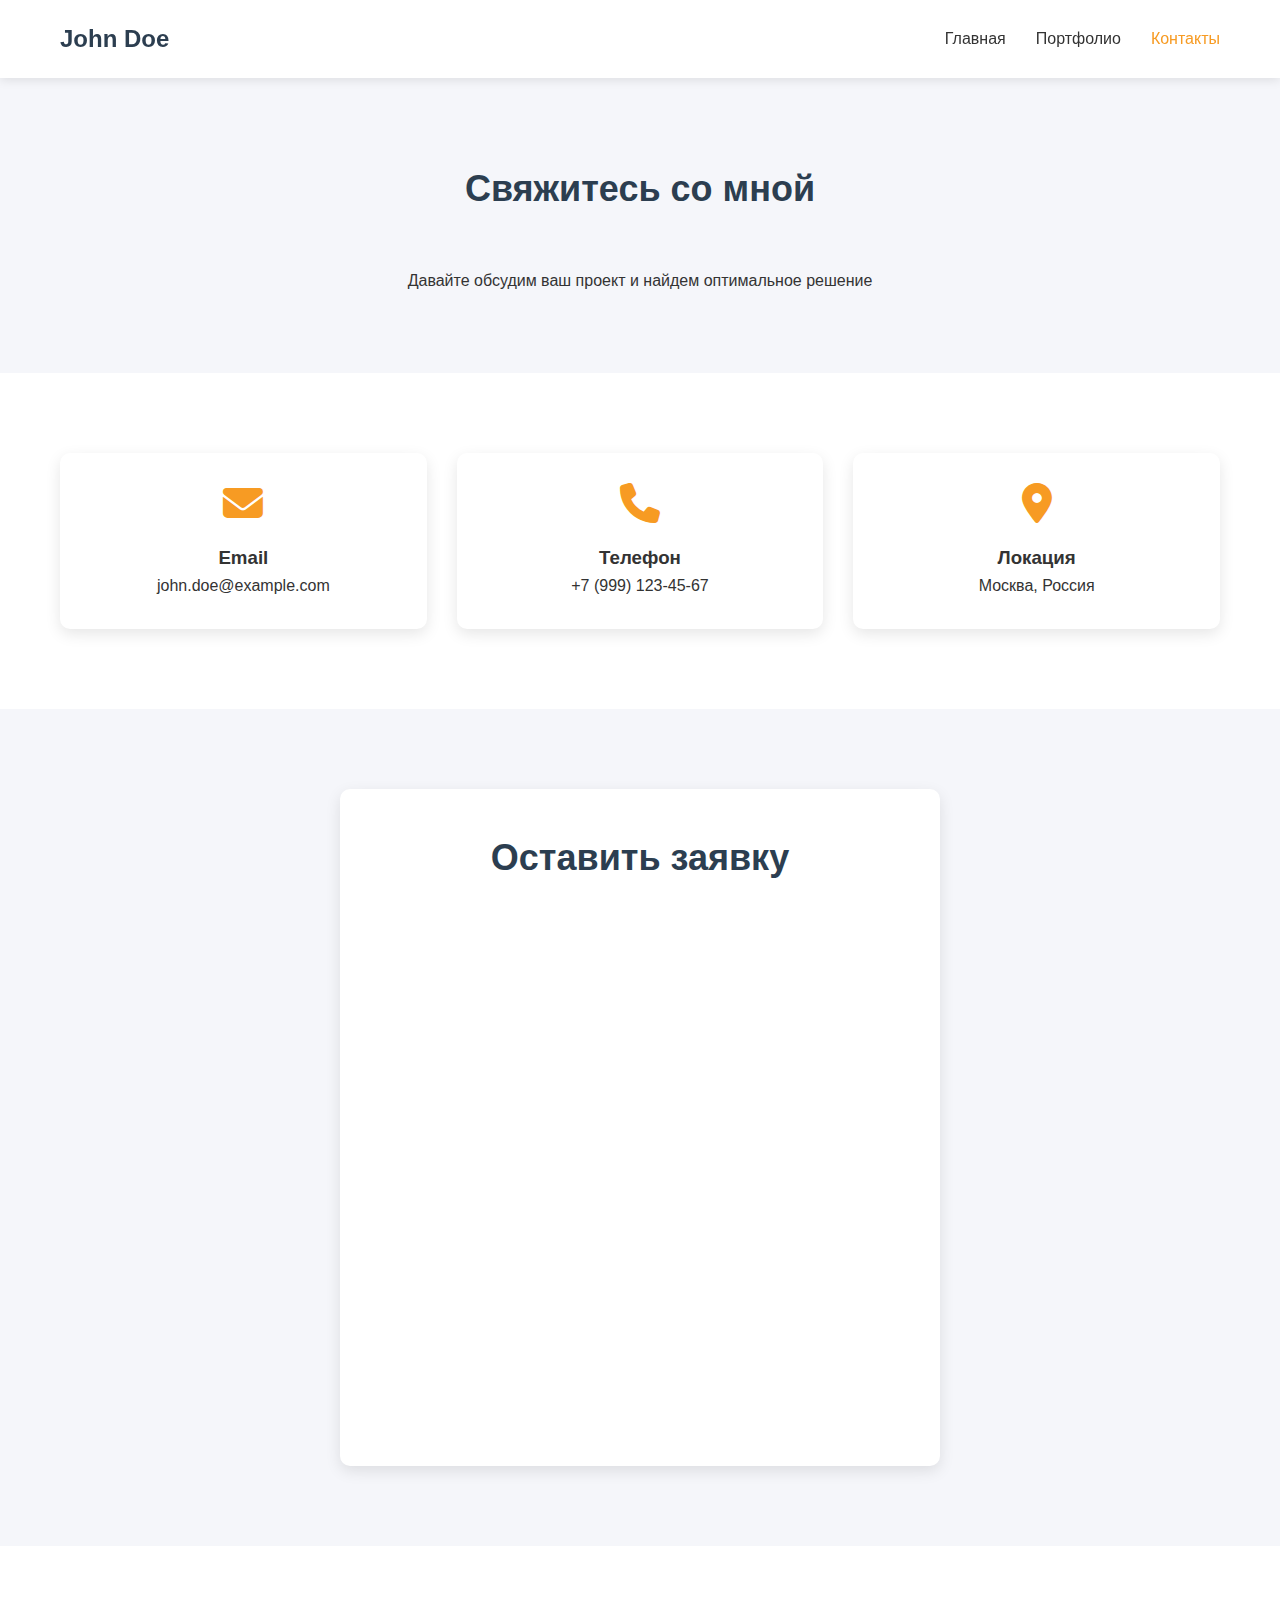
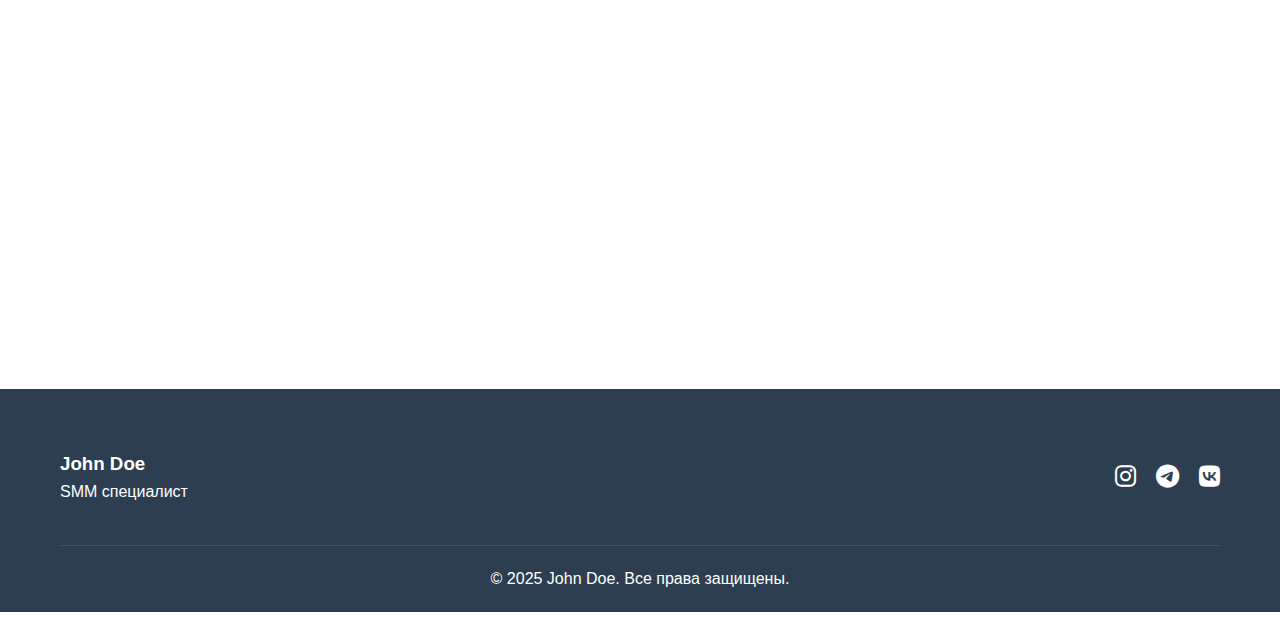
<file: contacts.html>
<!DOCTYPE html>
<html lang="ru">
<head>
    <meta charset="UTF-8">
    <meta name="viewport" content="width=device-width, initial-scale=1.0">
    <title>Контакты | John Doe</title>
    <link rel="stylesheet" href="css/style.css">
    <link rel="stylesheet" href="https://cdn.jsdelivr.net/npm/swiper@11/swiper-bundle.min.css">
    <link rel="stylesheet" href="https://cdnjs.cloudflare.com/ajax/libs/font-awesome/6.5.1/css/all.min.css">
</head>
<body>
    <header class="header">
        <div class="container">
            <nav class="nav">
                <a href="index.html" class="logo">John Doe</a>
                <div class="burger-menu">
                    <span></span>
                    <span></span>
                    <span></span>
                </div>
                <ul class="nav-list">
                    <li><a href="index.html">Главная</a></li>
                    <li><a href="portfolio.html">Портфолио</a></li>
                    <li><a href="contacts.html" class="active">Контакты</a></li>
                </ul>
            </nav>
        </div>
    </header>

    <main>
        <section class="contacts-hero">
            <div class="container">
                <h1 class="section-title animate-on-scroll">Свяжитесь со мной</h1>
                <p class="section-description animate-on-scroll">Давайте обсудим ваш проект и найдем оптимальное решение</p>
            </div>
        </section>

        <section class="contact-info">
            <div class="container">
                <div class="contact-grid">
                    <div class="contact-card animate-on-scroll">
                        <i class="fas fa-envelope"></i>
                        <h3>Email</h3>
                        <p>john.doe@example.com</p>
                    </div>
                    <div class="contact-card animate-on-scroll">
                        <i class="fas fa-phone"></i>
                        <h3>Телефон</h3>
                        <p>+7 (999) 123-45-67</p>
                    </div>
                    <div class="contact-card animate-on-scroll">
                        <i class="fas fa-map-marker-alt"></i>
                        <h3>Локация</h3>
                        <p>Москва, Россия</p>
                    </div>
                </div>
            </div>
        </section>

        <section class="contact-form">
            <div class="container">
                <div class="form-wrapper">
                    <h2 class="section-title animate-on-scroll">Оставить заявку</h2>
                    <form id="feedback-form" class="animate-on-scroll">
                        <div class="form-group">
                            <label for="name">Ваше имя</label>
                            <input type="text" id="name" name="name" required>
                        </div>
                        <div class="form-group">
                            <label for="email">Email</label>
                            <input type="email" id="email" name="email" required>
                        </div>
                        <div class="form-group">
                            <label for="phone">Телефон</label>
                            <input type="tel" id="phone" name="phone" required>
                        </div>
                        <div class="form-group">
                            <label for="message">Сообщение</label>
                            <textarea id="message" name="message" rows="5" required></textarea>
                        </div>
                        <button type="submit" class="btn">Отправить</button>
                    </form>
                </div>
            </div>
        </section>

        <section class="social-connect">
            <div class="container">
                <h2 class="section-title animate-on-scroll">Я в социальных сетях</h2>
                <div class="social-grid">
                    <a href="https://www.instagram.com/john.doe/" class="social-card animate-on-scroll">
                        <i class="fab fa-instagram"></i>
                        <h3>Instagram</h3>
                        <p>@john.doe</p>
                    </a>
                    <a href="https://t.me/john_doe" class="social-card animate-on-scroll">
                        <i class="fab fa-telegram"></i>
                        <h3>Telegram</h3>
                        <p>@johndoe</p>
                    </a>
                    <a href="https://vk.com/john_doe" class="social-card animate-on-scroll">
                        <i class="fab fa-vk"></i>
                        <h3>ВКонтакте</h3>
                        <p>@johndoe</p>
                    </a>
                </div>
            </div>
        </section>
    </main>

    <footer class="footer">
        <div class="container">
            <div class="footer-content">
                <div class="footer-info">
                    <h3>John Doe</h3>
                    <p>SMM специалист</p>
                </div>
                <div class="social-links">
                    <a href="https://www.instagram.com/john.doe/" class="social-link"><i class="fab fa-instagram"></i></a>
                    <a href="https://t.me/john_doe" class="social-link"><i class="fab fa-telegram"></i></a>
                    <a href="https://vk.com/john_doe" class="social-link"><i class="fab fa-vk"></i></a>
                </div>
            </div>
            <div class="footer-bottom">
                <p>&copy; 2025 John Doe. Все права защищены.</p>
            </div>
        </div>
    </footer>

    <script src="https://cdn.jsdelivr.net/npm/swiper@11/swiper-bundle.min.js"></script>
    <script src="js/main.js"></script>
</body>
</html>
</file>
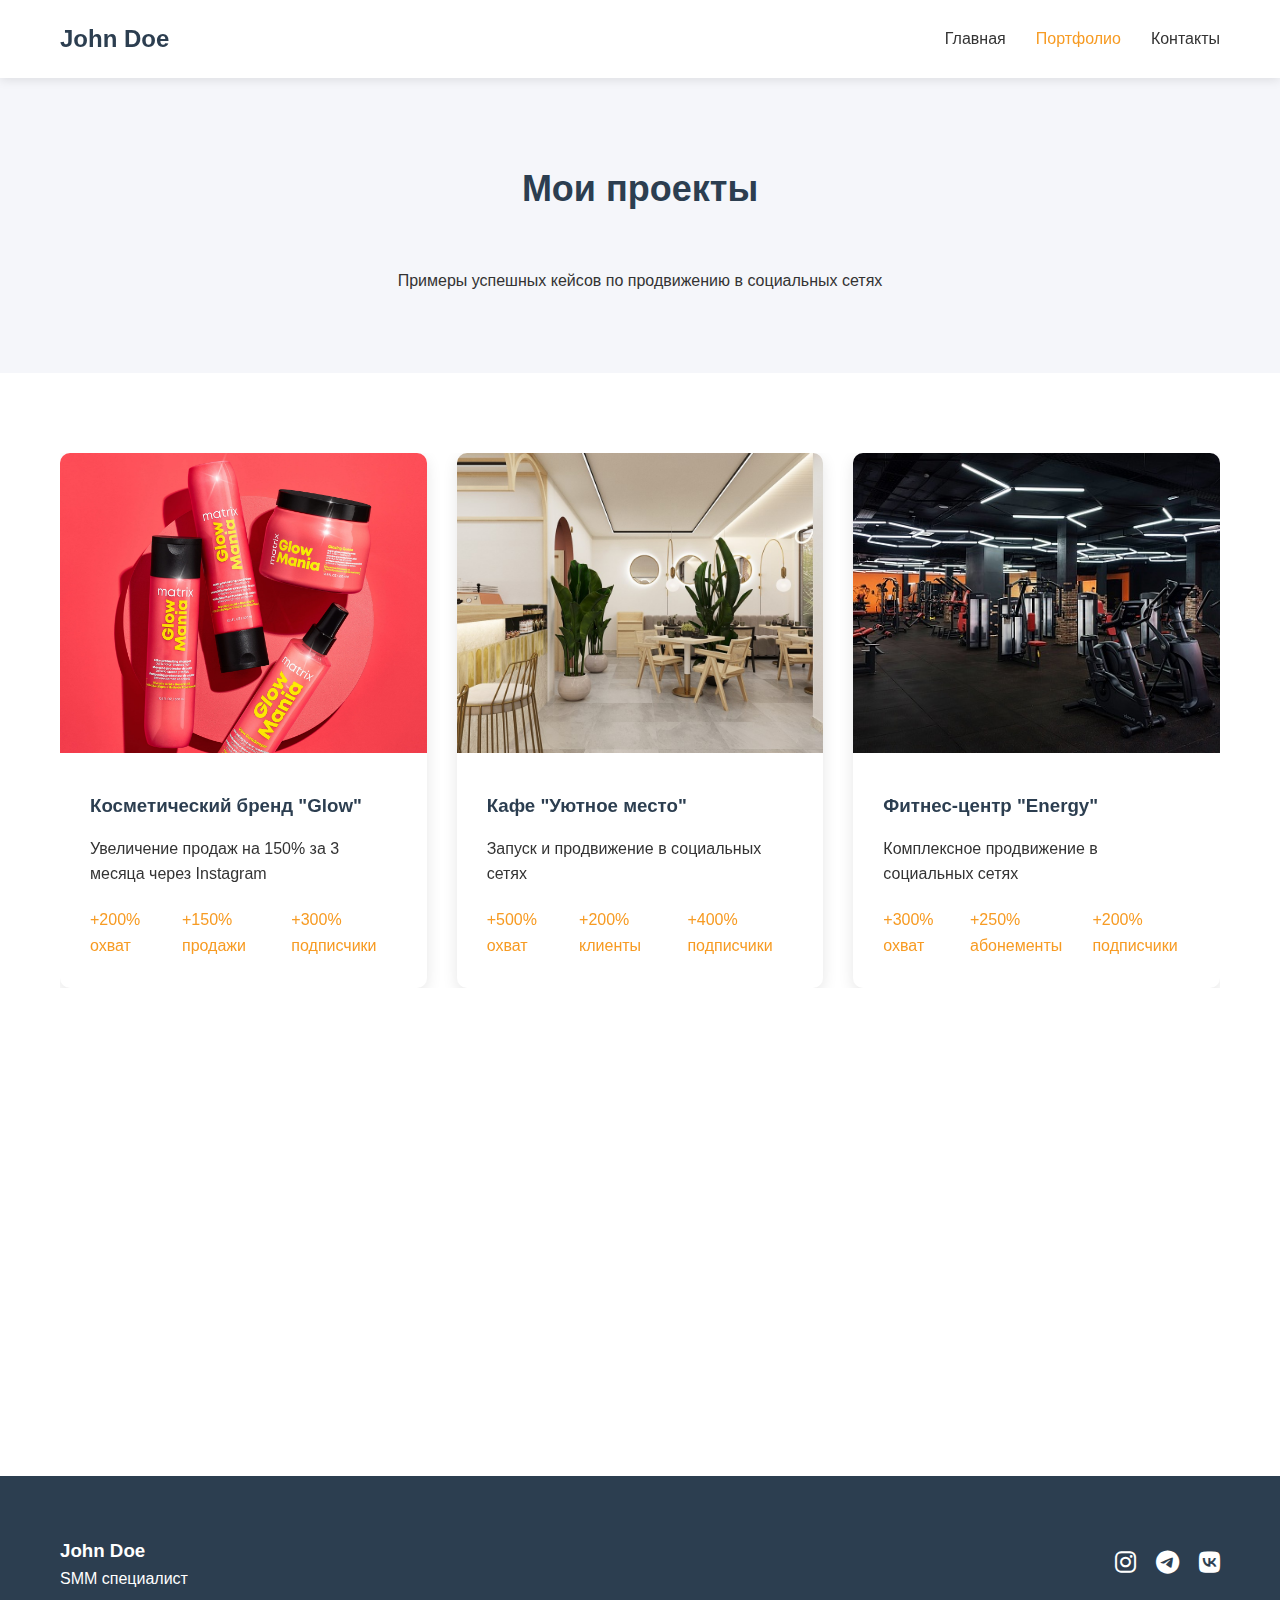
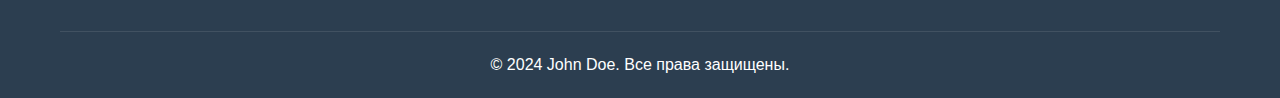
<file: portfolio.html>
<!DOCTYPE html>
<html lang="ru">
<head>
    <meta charset="UTF-8">
    <meta name="viewport" content="width=device-width, initial-scale=1.0">
    <title>Портфолио | John Doe</title>
    <link rel="stylesheet" href="css/style.css">
    <link rel="stylesheet" href="https://cdn.jsdelivr.net/npm/swiper@11/swiper-bundle.min.css">
    <link rel="stylesheet" href="https://cdnjs.cloudflare.com/ajax/libs/font-awesome/6.5.1/css/all.min.css">
</head>
<body>
    <header class="header">
        <div class="container">
            <nav class="nav">
                <a href="index.html" class="logo">John Doe</a>
                <div class="burger-menu">
                    <span></span>
                    <span></span>
                    <span></span>
                </div>
                <ul class="nav-list">
                    <li><a href="index.html">Главная</a></li>
                    <li><a href="portfolio.html" class="active">Портфолио</a></li>
                    <li><a href="contacts.html">Контакты</a></li>
                </ul>
            </nav>
        </div>
    </header>

    <main>
        <section class="portfolio-hero">
            <div class="container">
                <h1 class="section-title animate-on-scroll">Мои проекты</h1>
                <p class="section-description animate-on-scroll">Примеры успешных кейсов по продвижению в социальных сетях</p>
            </div>
        </section>

        <section class="featured-projects">
            <div class="container">
                <div class="swiper featured-slider">
                    <div class="swiper-wrapper">
                        <div class="swiper-slide">
                            <div class="project-card">
                                <div class="project-image">
                                    <img src="images/project1.jpg" alt="Проект 1">
                                </div>
                                <div class="project-content">
                                    <h3>Косметический бренд "Glow"</h3>
                                    <p>Увеличение продаж на 150% за 3 месяца через Instagram</p>
                                    <ul class="project-stats">
                                        <li>+200% охват</li>
                                        <li>+150% продажи</li>
                                        <li>+300% подписчики</li>
                                    </ul>
                                </div>
                            </div>
                        </div>
                        <div class="swiper-slide">
                            <div class="project-card">
                                <div class="project-image">
                                    <img src="images/project2.jpg" alt="Проект 2">
                                </div>
                                <div class="project-content">
                                    <h3>Кафе "Уютное место"</h3>
                                    <p>Запуск и продвижение в социальных сетях</p>
                                    <ul class="project-stats">
                                        <li>+500% охват</li>
                                        <li>+200% клиенты</li>
                                        <li>+400% подписчики</li>
                                    </ul>
                                </div>
                            </div>
                        </div>
                        <div class="swiper-slide">
                            <div class="project-card">
                                <div class="project-image">
                                    <img src="images/project3.jpg" alt="Проект 3">
                                </div>
                                <div class="project-content">
                                    <h3>Фитнес-центр "Energy"</h3>
                                    <p>Комплексное продвижение в социальных сетях</p>
                                    <ul class="project-stats">
                                        <li>+300% охват</li>
                                        <li>+250% абонементы</li>
                                        <li>+200% подписчики</li>
                                    </ul>
                                </div>
                            </div>
                        </div>
                    </div>
                    <div class="swiper-pagination"></div>
                    <div class="swiper-button-next"></div>
                    <div class="swiper-button-prev"></div>
                </div>
            </div>
        </section>

        <section class="all-projects">
            <div class="container">
                <h2 class="section-title animate-on-scroll">Все проекты</h2>
                <div class="projects-grid">
                    <div class="project-item animate-on-scroll">
                        <img src="images/project4.jpg" alt="Проект 4">
                        <div class="project-overlay">
                            <h3>Бутик одежды "Style"</h3>
                            <p>Продвижение в Instagram и TikTok</p>
                        </div>
                    </div>
                    <div class="project-item animate-on-scroll">
                        <img src="images/project5.jpg" alt="Проект 5">
                        <div class="project-overlay">
                            <h3>Студия йоги "Balance"</h3>
                            <p>Комплексное SMM-сопровождение</p>
                        </div>
                    </div>
                    <div class="project-item animate-on-scroll">
                        <img src="images/project6.jpg" alt="Проект 6">
                        <div class="project-overlay">
                            <h3>Кондитерская "Sweet"</h3>
                            <p>Продвижение в социальных сетях</p>
                        </div>
                    </div>
                </div>
            </div>
        </section>
    </main>

    <footer class="footer">
        <div class="container">
            <div class="footer-content">
                <div class="footer-info">
                    <h3>John Doe</h3>
                    <p>SMM специалист</p>
                </div>
                <div class="social-links">
                    <a href="https://www.instagram.com/john.doe/" class="social-link"><i class="fab fa-instagram"></i></a>
                    <a href="https://t.me/john_doe" class="social-link"><i class="fab fa-telegram"></i></a>
                    <a href="https://vk.com/john_doe" class="social-link"><i class="fab fa-vk"></i></a>
                </div>
            </div>
            <div class="footer-bottom">
                <p>&copy; 2024 John Doe. Все права защищены.</p>
            </div>
        </div>
    </footer>

    <script src="https://cdn.jsdelivr.net/npm/swiper@11/swiper-bundle.min.js"></script>
    <script src="js/main.js"></script>
</body>
</html>
</file>
<file: css/style.css>
/* Reset and base styles */
* {
    margin: 0;
    padding: 0;
    box-sizing: border-box;
}

:root {
    --primary-color: #2c3e50;
    --secondary-color: #f79b23;
    --accent-color: #e74c3c;
    --text-color: #333;
    --light-bg: #f5f6fa;
    --white: #ffffff;
    --transition: all 0.3s ease;
}

body {
    font-family: 'Segoe UI', Tahoma, Geneva, Verdana, sans-serif;
    line-height: 1.6;
    color: var(--text-color);
}

.container {
    max-width: 1200px;
    margin: 0 auto;
    padding: 0 20px;
}

/* Header and Navigation */
.header {
    background-color: var(--white);
    box-shadow: 0 2px 10px rgba(0, 0, 0, 0.1);
    position: fixed;
    width: 100%;
    top: 0;
    z-index: 1000;
}

.nav {
    display: flex;
    justify-content: space-between;
    align-items: center;
    padding: 20px 0;
}

.logo {
    font-size: 24px;
    font-weight: bold;
    color: var(--primary-color);
    text-decoration: none;
}

.nav-list {
    display: flex;
    list-style: none;
    gap: 30px;
}

.nav-list a {
    text-decoration: none;
    color: var(--text-color);
    font-weight: 500;
    transition: var(--transition);
}

.nav-list a:hover,
.nav-list a.active {
    color: var(--secondary-color);
}

.burger-menu {
    display: none;
    flex-direction: column;
    gap: 6px;
    cursor: pointer;
}

.burger-menu span {
    width: 30px;
    height: 3px;
    background-color: var(--primary-color);
    transition: var(--transition);
}

/* Hero Section */
.hero {
    padding: 160px 0 80px;
    background-color: var(--light-bg);
}

.hero-content {
    max-width: 800px;
    margin: 0 auto;
    text-align: center;
}

.hero h1 {
    font-size: 48px;
    margin-bottom: 20px;
    color: var(--primary-color);
}

.subtitle {
    font-size: 24px;
    color: var(--secondary-color);
    margin-bottom: 20px;
}

.description {
    font-size: 18px;
    margin-bottom: 40px;
}

/* Buttons */
.btn {
    display: inline-block;
    padding: 15px 30px;
    background-color: var(--secondary-color);
    color: var(--white);
    text-decoration: none;
    border-radius: 5px;
    transition: var(--transition);
    border: none;
    cursor: pointer;
    font-size: 16px;
}

.btn:hover {
    background-color: var(--primary-color);
    transform: translateY(-2px);
}

/* Services Section */
.services {
    padding: 80px 0;
}

.section-title {
    text-align: center;
    font-size: 36px;
    margin-bottom: 50px;
    color: var(--primary-color);
}

.services-grid {
    display: grid;
    grid-template-columns: repeat(auto-fit, minmax(300px, 1fr));
    gap: 30px;
}

.service-card {
    background-color: var(--white);
    padding: 30px;
    border-radius: 10px;
    box-shadow: 0 5px 15px rgba(0, 0, 0, 0.1);
    text-align: center;
    transition: var(--transition);
}

.service-card:hover {
    transform: translateY(-10px);
}

.service-card i {
    font-size: 40px;
    color: var(--secondary-color);
    margin-bottom: 20px;
}

.service-card h3 {
    margin-bottom: 15px;
    color: var(--primary-color);
}

/* Stats Section */
.stats {
    padding: 80px 0;
    background-color: var(--light-bg);
}

.stats-grid {
    display: grid;
    grid-template-columns: repeat(auto-fit, minmax(200px, 1fr));
    gap: 30px;
    text-align: center;
}

.stat-item .number {
    font-size: 48px;
    font-weight: bold;
    color: var(--secondary-color);
    display: block;
    margin-bottom: 10px;
}

/* Portfolio Page */
.portfolio-hero {
    padding: 160px 0 80px;
    background-color: var(--light-bg);
    text-align: center;
}

.featured-projects {
    padding: 80px 0;
}

.featured-slider {
    padding: 20px 0;
}

.project-card {
    background-color: var(--white);
    border-radius: 10px;
    overflow: hidden;
    box-shadow: 0 5px 15px rgba(0, 0, 0, 0.1);
}

.project-image img {
    width: 100%;
    height: 300px;
    object-fit: cover;
}

.project-content {
    padding: 30px;
}

.project-content h3 {
    margin-bottom: 15px;
    color: var(--primary-color);
}

.project-stats {
    list-style: none;
    display: flex;
    gap: 20px;
    margin-top: 20px;
}

.project-stats li {
    color: var(--secondary-color);
    font-weight: 500;
}

.projects-grid {
    display: grid;
    grid-template-columns: repeat(auto-fit, minmax(300px, 1fr));
    gap: 30px;
    margin-top: 50px;
}

.project-item {
    position: relative;
    border-radius: 10px;
    overflow: hidden;
    height: 300px;
}

.project-item img {
    width: 100%;
    height: 100%;
    object-fit: cover;
    transition: var(--transition);
}

.project-overlay {
    position: absolute;
    bottom: 0;
    left: 0;
    right: 0;
    background: linear-gradient(transparent, rgba(0, 0, 0, 0.8));
    padding: 20px;
    color: var(--white);
    transform: translateY(100%);
    transition: var(--transition);
}

.project-item:hover .project-overlay {
    transform: translateY(0);
}

.project-item:hover img {
    transform: scale(1.1);
}

/* Contacts Page */
.contacts-hero {
    padding: 160px 0 80px;
    background-color: var(--light-bg);
    text-align: center;
}

.contact-info {
    padding: 80px 0;
}

.contact-grid {
    display: grid;
    grid-template-columns: repeat(auto-fit, minmax(250px, 1fr));
    gap: 30px;
}

.contact-card {
    text-align: center;
    padding: 30px;
    background-color: var(--white);
    border-radius: 10px;
    box-shadow: 0 5px 15px rgba(0, 0, 0, 0.1);
}

.contact-card i {
    font-size: 40px;
    color: var(--secondary-color);
    margin-bottom: 20px;
}

.contact-form {
    padding: 80px 0;
    background-color: var(--light-bg);
}

.form-wrapper {
    max-width: 600px;
    margin: 0 auto;
    background-color: var(--white);
    padding: 40px;
    border-radius: 10px;
    box-shadow: 0 5px 15px rgba(0, 0, 0, 0.1);
}

.form-group {
    margin-bottom: 20px;
}

.form-group label {
    display: block;
    margin-bottom: 5px;
    color: var(--primary-color);
}

.form-group input,
.form-group textarea {
    width: 100%;
    padding: 10px;
    border: 1px solid #ddd;
    border-radius: 5px;
    font-size: 16px;
}

.form-group textarea {
    resize: vertical;
}

.social-connect {
    padding: 80px 0;
}

.social-grid {
    display: grid;
    grid-template-columns: repeat(auto-fit, minmax(250px, 1fr));
    gap: 30px;
    margin-top: 50px;
}

.social-card {
    text-align: center;
    padding: 30px;
    background-color: var(--white);
    border-radius: 10px;
    box-shadow: 0 5px 15px rgba(0, 0, 0, 0.1);
    text-decoration: none;
    color: var(--text-color);
    transition: var(--transition);
}

.social-card:hover {
    transform: translateY(-10px);
}

.social-card i {
    font-size: 40px;
    color: var(--secondary-color);
    margin-bottom: 20px;
}

/* Footer */
.footer {
    background-color: var(--primary-color);
    color: var(--white);
    padding: 60px 0 20px;
}

.footer-content {
    display: flex;
    justify-content: space-between;
    align-items: center;
    margin-bottom: 40px;
}

.social-links {
    display: flex;
    gap: 20px;
}

.social-link {
    color: var(--white);
    font-size: 24px;
    transition: var(--transition);
}

.social-link:hover {
    color: var(--secondary-color);
}

.footer-bottom {
    text-align: center;
    padding-top: 20px;
    border-top: 1px solid rgba(255, 255, 255, 0.1);
}

/* Animations */
.animate-on-scroll {
    opacity: 0;
    transform: translateY(30px);
    transition: opacity 0.6s ease, transform 0.6s ease;
}

.animate-on-scroll.visible {
    opacity: 1;
    transform: translateY(0);
}

/* Responsive Design */
@media (max-width: 768px) {
    .burger-menu {
        display: flex;
    }

    .nav-list {
        display: none;
        position: absolute;
        top: 100%;
        left: 0;
        right: 0;
        background-color: var(--white);
        padding: 20px;
        flex-direction: column;
        text-align: center;
        box-shadow: 0 5px 15px rgba(0, 0, 0, 0.1);
    }

    .nav-list.active {
        display: flex;
    }

    .hero h1 {
        font-size: 36px;
    }

    .subtitle {
        font-size: 20px;
    }

    .section-title {
        font-size: 28px;
    }

    .footer-content {
        flex-direction: column;
        gap: 20px;
        text-align: center;
    }
}

/* Swiper Customization */
.swiper-button-next,
.swiper-button-prev {
    color: var(--secondary-color);
}

.swiper-pagination-bullet-active {
    background-color: var(--secondary-color);
}
</file>
